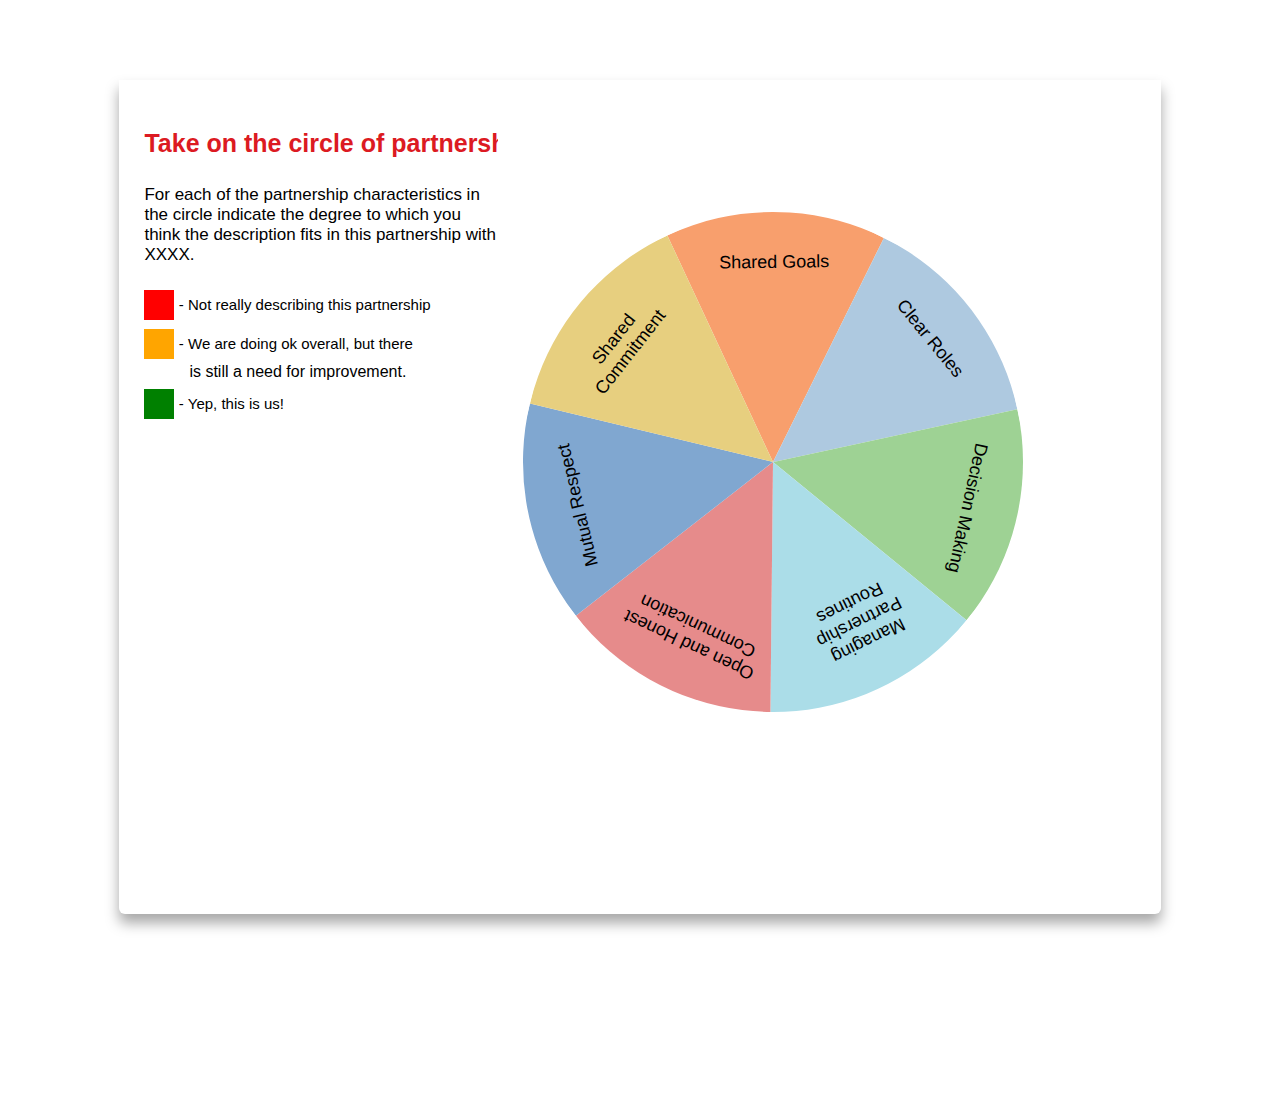
<file: index.html>
<!DOCTYPE html>
<html lang="en">
<head>
    <meta charset="UTF-8">
    <title>StarsLink</title>
    <script>
        var index = 1;
        function nextSlice() {
            const prevIndex = index === 1 ? 7 : index - 1;
            rotatePie('slice-'+ index, 'slice-'+ prevIndex);
            index = index === 7 ? 1 : index + 1;
        }
        function rotatePie(slice, prevSlice) {
            var currentSliceElement = document.querySelector('.'+ slice);
            var prevSliceElement = document.querySelector('.'+ prevSlice);
            prevSliceElement.className = prevSlice;
            currentSliceElement.className = slice + ' pop';
            var pie = document.querySelector('.pie');
            switch (slice) {
                case 'slice-1':
                    pie.style.animation = 'toSlice1 1s linear';
                    break;
                case 'slice-2':
                    pie.style.animation = 'toSlice2 1s linear';
                    setTimeout(function(){
                        pie.style.transform = 'rotate(-82deg)';
                    },1000);
                    break;
                case 'slice-3':
                    pie.style.animation = 'toSlice3 1s linear';
                    setTimeout(function(){
                        pie.style.transform = 'rotate(-128deg)';
                    },1000);
                    break;
                case 'slice-4':
                    pie.style.animation = 'toSlice4 1s linear';
                    setTimeout(function(){
                        pie.style.transform = 'rotate(-176deg)';
                    },1000);
                    break;
                case 'slice-5':
                    pie.style.animation = 'toSlice5 1s linear';
                    setTimeout(function(){
                        pie.style.transform = 'rotate(-234deg)';
                    },1000);
                    break;
                case 'slice-6':
                    pie.style.animation = 'toSlice6 1s linear';
                    setTimeout(function(){
                        pie.style.transform = 'rotate(-282deg)';
                    },1000);
                    break;
                case 'slice-7':
                    pie.style.animation = 'toSlice7 1s linear';
                    setTimeout(function(){
                        pie.style.transform = 'rotate(-333deg)';
                    },1000);
                    break;
            }
        }
    </script>
    <style>
        body {
            background-color: white;
            font-family: Calibri, 'Trebuchet MS', sans-serif ;
            background-image: url("https://test.starlinks.co/assets/img/STARLINKS_MYFEEDBACK_UI.png");
            background-size: cover;


        }
        .main-container{
            min-width: 1000px;
            max-width: 1200px;
            width: 80%;
            height: 90vh;
            margin: 80px auto;
            display: block;
            background: #fff;
            border-bottom-left-radius: 6px;
            border-bottom-right-radius: 6px;
            padding: 12px 15px;
            box-shadow: 0 9px 14px 0px rgba(0, 0, 0, 0.35);


        }

        .left, .right {
            display: inline-block;
            vertical-align: top;
            padding: 20px 10px;

        }
        .left{
            width: 35%;
        }
        .right{
            width: 58%;
        }
        .title{
            font-family: Calibri, 'Trebuchet MS', sans-serif;
            font-size: 25px;
            font-weight: 700;
            color: #dc1a22;
            /* color: #000; */
            overflow: hidden;
            white-space: nowrap;
        }
        .desc{
            padding: 10px 0 20px;
            font-size: 17px;
        }
        .color{
            height: 30px;
            width: 30px;
            display: inline-block;
        }
        .color-item {
            margin: 5px 0px;
        }
        .clr-desc{
            line-height: 30px;
            display: inline-block;
            vertical-align: top;
            font-size: 15px;
        }
        span.crl-desc.clr-desc2 {
            display: block;
            margin-left: 45px;
            margin-bottom: 8px;
        }
        .red{
            background-color: red;
        }
        .orange{
            background-color: orange;
        }
        .green{
            background-color: green;
        }

        .pie {
            top: 100px;
            width: 500px;
            height: 500px;
            position: relative;
            border-radius: 500px;
            transform: rotate(-25deg);
            background: #fff;
        }

        .slice-1 {
            position: absolute;
            top: 0px;
            left: 0px;
            width: 500px;
            height: 500px;
            border-radius: 500px;
            clip: rect(0px, 500px, 500px, 250px);
        }

        .slice-1 .inner {
            background-color: #f89f6d;
            position: absolute;
            top: 0px;
            left: 0px;
            width: 500px;
            height: 500px;
            border-radius: 500px;
            clip: rect(0px, 250px, 500px, 0px);
            transform: rotate(51.3339deg);
        }

        .slice-2 {
            position: absolute;
            top: 0px;
            left: 0px;
            width: 500px;
            height: 500px;
            border-radius: 500px;
            clip: rect(0px, 500px, 500px, 250px);
            transform: rotate(51.3339deg);
        }

        .slice-2 .inner {
            background-color: #aec9e0;
            position: absolute;
            top: 0px;
            left: 0px;
            width: 500px;
            height: 500px;
            border-radius: 500px;
            clip: rect(0px, 250px, 500px, 0px);
            transform: rotate(51.463deg);
        }

        .slice-3 {
            position: absolute;
            top: 0px;
            left: 0px;
            width: 500px;
            height: 500px;
            border-radius: 500px;
            clip: rect(0px, 500px, 500px, 250px);
            transform: rotate(102.797deg);
        }

        .slice-3 .inner {
            background-color: #9ed294;
            position: absolute;
            top: 0px;
            left: 0px;
            width: 500px;
            height: 500px;
            border-radius: 500px;
            clip: rect(0px, 250px, 500px, 0px);
            transform: rotate(51.4752deg);
        }

        .slice-4 {
            position: absolute;
            top: 0px;
            left: 0px;
            width: 500px;
            height: 500px;
            border-radius: 500px;
            clip: rect(0px, 500px, 500px, 250px);
            transform: rotate(154.272deg);
        }

        .slice-4 .inner {
            background-color: #abdde8;
            position: absolute;
            top: 0px;
            left: 0px;
            width: 500px;
            height: 500px;
            border-radius: 500px;
            clip: rect(0px, 250px, 500px, 0px);
            transform: rotate(51.32deg);
        }

        .slice-5 {
            position: absolute;
            top: 0px;
            left: 0px;
            width: 500px;
            height: 500px;
            border-radius: 500px;
            clip: rect(0px, 500px, 500px, 250px);
            transform: rotate(205.592deg);
        }

        .slice-5 .inner {
            background-color: #e68b8b;
            position: absolute;
            top: 0px;
            left: 0px;
            width: 500px;
            height: 500px;
            border-radius: 500px;
            clip: rect(0px, 250px, 500px, 0px);
            transform: rotate(51.456deg);
        }

        .slice-6 {
            position: absolute;
            top: 0px;
            left: 0px;
            width: 500px;
            height: 500px;
            border-radius: 500px;
            clip: rect(0px, 500px, 500px, 250px);
            transform: rotate(257.048deg);
        }

        .slice-6 .inner {
            background-color: #80a7d0;
            position: absolute;
            top: 0px;
            left: 0px;
            width: 500px;
            height: 500px;
            border-radius: 500px;
            clip: rect(0px, 250px, 500px, 0px);
            transform: rotate(51.476deg);
        }

        .slice-7 {
            position: absolute;
            top: 0px;
            left: 0px;
            width: 500px;
            height: 500px;
            border-radius: 500px;
            clip: rect(0px, 500px, 500px, 250px);
            transform: rotate(308.524deg);
        }

        .slice-7 .inner {
            background-color: #e7cf7f;
            position: absolute;
            top: 0px;
            left: 0px;
            width: 500px;
            height: 500px;
            border-radius: 500px;
            clip: rect(0px, 250px, 500px, 0px);
            transform: rotate(51.476deg);
        }

        .pop {
            /*top: -30px;*/
            /*left: 15px;*/
            /*animation: popUp 1s linear;*/
        }

        .inner .text {
            font-size: 18px;
            position: absolute;
            top: 60px;
            left: 85px;
            text-align: center;
            width: 155px;
            transform: rotate(333deg);
        }

        @keyframes popUp {
            0% {
                top: 0px;
                left: 0px;
            }
            100% {
                top: -30px;
                left: 15px;
            }
        }

        @keyframes toSlice1 {
            to {
                transform: rotate(-25deg);
            }
        }

        @keyframes toSlice2 {
            to {
                transform: rotate(-82deg);
            }
        }

        @keyframes toSlice3 {
            to {
                transform: rotate(-128deg);
            }
        }
        @keyframes toSlice4 {
            to {
                transform: rotate(-176deg);
            }
        }

        @keyframes toSlice5 {
            to {
                transform: rotate(-234deg);
            }
        }

        @keyframes toSlice6 {
            to {
                transform: rotate(-282deg);
            }
        }

        @keyframes toSlice7 {
            to {
                transform: rotate(-333deg);
            }
        }
    </style>
</head>
<body>
<div class="main-container">
    <div class="left">
        <h1 class="title">Take on the circle of partnership!</h1>
        <div class="content">
            <div class="desc">
                For each of the partnership characteristics in the circle indicate the degree to which you think the description fits in this partnership with XXXX.
            </div>
            <div class="colors-items">
                <div class="color-item">
                    <span class="color red">
                    </span>
                    <span class="clr-desc">
                       -  Not really describing this partnership
                    </span>
                </div>
                <div class="color-item">
                    <span class="color orange">
                    </span>
                    <span class="clr-desc">
                        - We are doing ok overall, but there
                    </span>
                    <span class="crl-desc clr-desc2">
                       is still a need for improvement.
                    </span>
                </div>
                <div class="color-item">
                    <span class="color green">
                    </span>
                    <span class="clr-desc">
                        - Yep, this is us!
                    </span>
                </div>
            </div>
        </div>
    </div>
    <div class="right">
        <div class="pie" onclick="nextSlice()">
            <div class="slice-1 pop">
                <div class="inner">
                    <span class="text">
                        Shared Goals
                    </span>
                </div>
            </div>
            <div class="slice-2">
                <div class="inner">
                    <span class="text">
                        Clear Roles
                    </span>
                </div>
            </div>
            <div class="slice-3">
                <div class="inner">
                    <span class="text">
                        Decision Making
                    </span>
                </div>
            </div>
            <div class="slice-4">
                <div class="inner">
                    <span class="text">
                         Managing Partnership Routines
                    </span>
                </div>
            </div>
            <div class="slice-5">
                <div class="inner">
                    <span class="text">
                         Open and Honest Communication
                    </span>
                </div>
            </div>
            <div class="slice-6">
                <div class="inner">
                    <span class="text">
                         Mutual Respect
                    </span>
                </div>
            </div>
            <div class="slice-7">
                <div class="inner">
                    <span class="text">
                        Shared Commitment
                    </span>
                </div>
            </div>
        </div>
    </div>
</div>

</body>
</html>
</file>
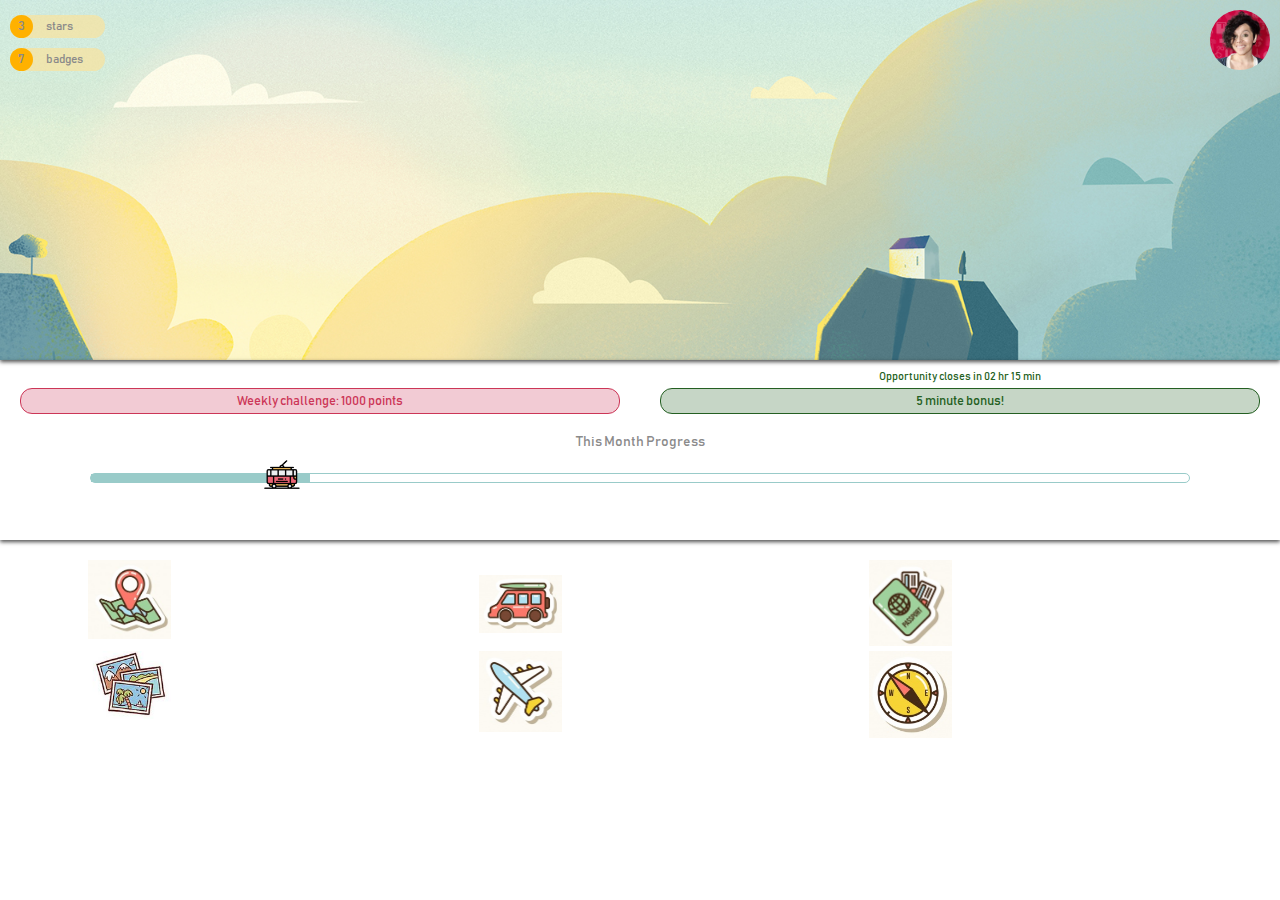
<file: mobile-main-screen/index.html>
<!DOCTYPE html>
<html lang="en">
<head>
    <meta charset="UTF-8">
    <title>Title</title>
    <meta name="viewport" content="width=device-width, initial-scale=1.0">
    <link rel=StyleSheet href="style.css" type="text/css" media=screen>
</head>
<body>
        <div class="header">
            <div class="profile-info">
                <div class="stars info">
                    <div class="count">3</div>
                    <div class="label">stars</div>
                </div>
                <div class="badges info">
                    <div class="count">7</div>
                    <div class="label">badges</div>
                </div>
            </div>
            <div class="profile-icon">
                <img src="../mobile-assets/47.jpg">
            </div>
        </div>
        <div class="main-container">
                <div class="cover"></div>
                <div class="progress">
                    <div class="prog-btns">
                        <div class="prog-btn-wrp">
                            <div class="prob-lbl"></div>
                            <button class="prog-btn wkly-chlg">Weekly challenge: 1000 points</button>
                        </div>
                        <div class="prog-btn-wrp">
                            <div class="prob-lbl">Opportunity closes in 02 hr 15 min</div>
                            <button class="prog-btn bonus">5 minute bonus!</button>
                        </div>
                    </div>
                    <div class="month-progress">
                        <div class="progress-label">This Month Progress</div>
                        <div class="progress-bar">
                            <div class="fill">

                            </div>
                            <div class="icon">
                                <img src="../mobile-assets/ICONS_08.png">
                            </div>
                        </div>
                    </div>
                </div>
                <div class="features">
                    <div class="feature"><img src="../mobile-assets/1.jpg"></div>
                    <div class="feature car"><img src="../mobile-assets/2.png"></div>
                    <div class="feature"><img src="../mobile-assets/3.png"></div>
                    <div class="feature"><img src="../mobile-assets/4.png"></div>
                    <div class="feature"><img src="../mobile-assets/5.png"></div>
                    <div class="feature"><img src="../mobile-assets/6.png"></div>

                </div>
        </div>
</body>
</html>
</file>
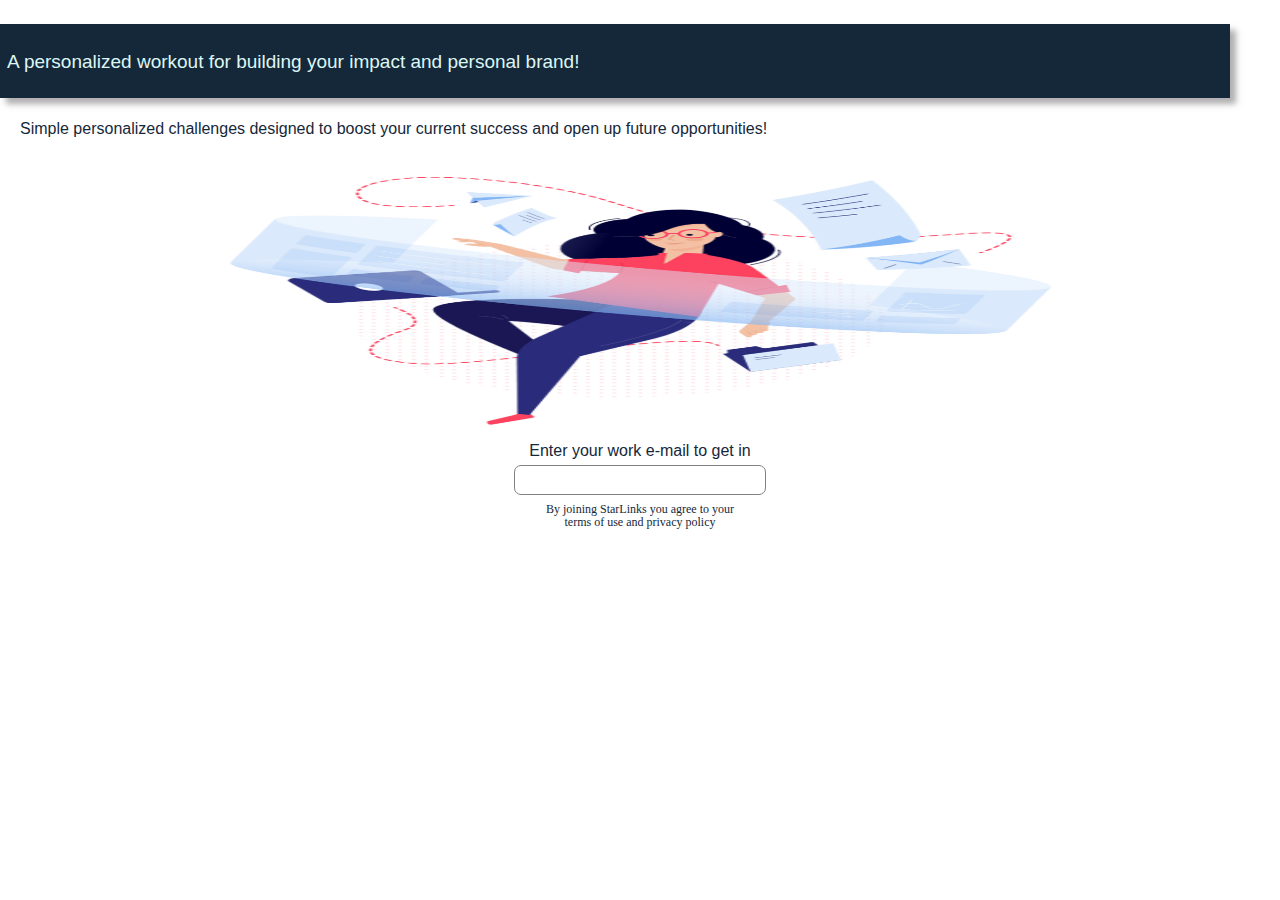
<file: login.html>
<!DOCTYPE html>
<html lang="en">
<head>
    <meta name="viewport" content="width=device-width, initial-scale=1">
    <meta charset="UTF-8">
    <title>Title</title>
    <link rel="stylesheet" href="./css/swiper.min.css">
    <link rel="stylesheet" href="./css/home-page-style.css">
    <style>
        html {
            height: 100%;
        }

        body {
            height: 100%;
            margin: 0;
            font-family: 'Source Sans Pro', sans-serif;;
            font-size: 16px;
            font-weight: 400;
            line-height: 21px;
            color: #15283A;
        }

        .login-container {
            display: flex;
            flex-direction: column;
        }

        .post-login-container {
            display: none;
            flex-direction: column;
            margin: 15px auto 0 auto;
        }
        .home-page-container{
            display: none;
        }
        .ribbon {
            color: #DDF6F5;
            background-color: #15283A;
            height: 62px;
            text-align: center;
            padding: 5px 6px;
            display: flex;
            align-items: center;
            font-size: 19px;
            box-shadow: 6px 6px 6px 0px rgba(133,131,133,0.65);
            margin: 24px 50px 0 0;
            border: 1px solid #15283A;
        }

        .title {
            margin: 20px;
        }

        .login-img {
            max-height: 281px;
        }

        .input-top {
            text-align: center;
        }

        input[type="email"], input[type="password"] {
            width: 230px;
            border: 1px solid gray;
            margin: 4px auto;
            height: 28px;
            border-radius: 7px;
            padding: 0 10px;
            outline: none;
        }
        .email.error, .password.error {
            border-color: darkred;
        }

        .password.error{
            animation: shake 0.82s cubic-bezier(.36,.07,.19,.97) both;
        }
        .password-container, .email-container, .message-container{
            display: flex;
            flex-direction: column;
        }
        .password-container {
            display: none;
        }
        .input-bottom {
            text-align: center;
            font-size: 12px;
            font-family: Calibri;
            width: 200px;
            margin: 4px auto;
            line-height: 13px;
        }

        .hello-name, .message {
            text-align: center;
        }

        .message {
            margin: 80px 0px;
        }

        .swiper-container {
            width: 100%;
            height: 100%;
        }
        .swiper-slide {
            text-align: center;
            font-size: 18px;
            background: #fff;
            /* Center slide text vertically */
            display: -webkit-box;
            display: -ms-flexbox;
            display: -webkit-flex;
            display: flex;
            -webkit-box-pack: center;
            -ms-flex-pack: center;
            -webkit-justify-content: center;
            justify-content: center;
            -webkit-box-align: center;
            -ms-flex-align: center;
            -webkit-align-items: center;
            align-items: center;
        }
        .begin-journey {
            background-color: #06306a;
            color: #fff;
            height: 50px;
            width: 86%;
            margin: 0 auto;
            line-height: 50px;
            text-align: center;
            border-radius: 10px;
        }

        @keyframes shake {
            10%, 90% {
                transform: translate3d(-1px, 0, 0);
            }

            20%, 80% {
                transform: translate3d(2px, 0, 0);
            }

            30%, 50%, 70% {
                transform: translate3d(-4px, 0, 0);
            }

            40%, 60% {
                transform: translate3d(4px, 0, 0);
            }
        }
    </style>
    <script>
        function validateEmail() {
            var emailElem = document.querySelector('#email');
            var email = emailElem.value;
            var re = /^(([^<>()\[\]\\.,;:\s@"]+(\.[^<>()\[\]\\.,;:\s@"]+)*)|(".+"))@((\[[0-9]{1,3}\.[0-9]{1,3}\.[0-9]{1,3}\.[0-9]{1,3}\])|(([a-zA-Z\-0-9]+\.)+[a-zA-Z]{2,}))$/;
            var isValid = re.test(String(email).toLowerCase());
            if(!isValid) {
                emailElem.classList.add('error');
            } else {
                emailElem.classList.remove('error');
            }
            return isValid;
        }
        function checkEmail() {
            var isValidEmail = validateEmail();
            if(isValidEmail) {
                var emailElem = document.querySelectorAll('.email-container')[0];
                var passwordElem = document.querySelectorAll('.password-container')[0];
                emailElem.style.display ='none';
                passwordElem.style.display ='flex';
            }
        }
        function login() {
            var isValidEmail = validateEmail();
            if(isValidEmail) {
                var email = document.querySelector('#email').value;
                var passwordElem = document.querySelector('#password');
                var password = passwordElem.value;
                if(password === '123456') {
                    console.log({ email, password });
                    passwordElem.classList.remove('error');
                    postLogin();
                } else {
                    passwordElem.classList.add('error');
                }
            }
        }
        function postLogin() {
            var loginElem = document.querySelectorAll('.login-container')[0];
            loginElem.style.display = 'none';

            var postLoginElem = document.querySelectorAll('.post-login-container')[0];
            postLoginElem.style.display = 'flex';

        }

        function clearErrors() {
            document.querySelector('#password').classList.remove('error');
        }
        function go2MainPage() {
            var postLoginElem = document.querySelectorAll('.post-login-container')[0];
            postLoginElem.style.display = 'none';

            var homePage = document.querySelectorAll('.home-page-container')[0];
            homePage.style.transition = "all 2s";
            homePage.style.display = 'block';
        }
        
        function chooseIcon() {
            document.onclick = function(e) {
                var image = e.target.getAttribute("src");
                var homePage  = document.querySelectorAll('.icon img')[0];
                homePage.setAttribute("src", image)
            }
            var mask = document.querySelectorAll('.mask')[0];
            mask.style.transition = "all 1s";
            mask.style.display = 'none';
        }
    </script>
</head>
<body>
<div class="login-container">
    <div class="ribbon">
        A personalized workout for building your impact and personal brand!
    </div>
    <div class="title">
        Simple personalized challenges designed to boost your current success and open up future opportunities!
    </div>
    <img src="mobile-assets/pietrasiak_data_center2.png" class="login-img"/>
    <div class="email-container">
        <label class="input-top">Enter your work e-mail to get in</label>
        <input id="email" type="email" class="email" onkeypress="validateEmail()" onchange="checkEmail()"/>
        <label class="input-bottom">By joining StarLinks you agree to your terms of use and privacy policy</label>
    </div>

    <div class="password-container">
        <label class="input-top">Set Your Password</label>
        <input id="password" type="password" class="password" onchange="login()" onkeypress="clearErrors()"/>
        <label class="input-bottom">
            With StarLinks your data is yours alone!
            No one outside of StarLinks will have access to your journey but you.</label>
    </div>

</div>

<div class="post-login-container">
    <img src="mobile-assets/frame_2.1_2x.png" class="login-img"/>

    <div class="message-container">
        <label class="hello-name">Hi Dana!</label>
        <div class="swiper-container">
            <div class="swiper-wrapper">
                <div class="swiper-slide message">
                    Welcome to your personalized journey for growing your impact, brand and career opportunities.
                </div>
                <div class="swiper-slide message">
                    In this journey you will get the opportunity to leverage organizational data for building the business of you!
                </div>
                <div class="swiper-slide message">
                    Each week you will recieve one small developmental challenge to keep your growth and career on a routine workout.
                </div>
                <div class="swiper-slide message">
                    Complete the challenge and earn points which you can turn into numerous perks!
                </div>
            </div>
            <!-- Add Pagination -->
            <div class="swiper-pagination"></div>
            <div class="begin-journey" onclick="go2MainPage();"> Let the Journey Begin!</div>
        </div>
    </div>

</div>

<div class="home-page-container">
    <div class="header">
        <div class="profile-info">
            <div class="stars info">
                <div class="count">3</div>
                <div class="label">stars</div>
            </div>
            <div class="badges info">
                <div class="count">7</div>
                <div class="label">badges</div>
            </div>
        </div>
        <div class="profile-icon">
            <img src="mobile-assets/47.jpg">
        </div>
    </div>
    <div class="main-container">
        <div class="cover"></div>
        <div class="home-page-content-wrap">
            <div class="home-page-content">
                <div class="progress">
                    <div class="prog-btns">
                        <div class="prog-btn-wrp">
                            <div class="prob-lbl"></div>
                            <button class="prog-btn wkly-chlg">Weekly challenge: 1000 points</button>
                        </div>
                        <div class="prog-btn-wrp">
                            <div class="prob-lbl">Opportunity closes in 02 hr 15 min</div>
                            <button class="prog-btn bonus">5 minute bonus!</button>
                        </div>
                    </div>
                    <div class="month-progress">
                        <div class="progress-label">This Month Progress</div>
                        <div class="progress-bar">
                            <div class="fill">

                            </div>
                            <div class="icon">
                                <img src="mobile-assets/ICONS_08.png">
                            </div>
                        </div>
                    </div>
                </div>
                <div class="features">
                    <div class="feature"><img src="mobile-assets/1.jpg"></div>
                    <div class="feature car"><img src=" mobile-assets/2.png"></div>
                    <div class="feature"><img src="mobile-assets/3.png"></div>
                    <div class="feature"><img src="mobile-assets/4.png"></div>
                    <div class="feature"><img src="mobile-assets/5.png"></div>
                    <div class="feature"><img src="mobile-assets/6.png"></div>

                </div>
            </div>
            <div class="mask">
                    <div class="message-main">
                        <span class="txt-msg">
                            Choose your transport for this month!
                        </span>
                        <div class="msg-icons">
                            <img class="msg-icon"  onclick="chooseIcon();" src="mobile-assets/ICONS_03.png">
                            <img class="msg-icon"  onclick="chooseIcon();" src="mobile-assets/ICONS_09.png">
                            <img class="msg-icon"  onclick="chooseIcon();" src="mobile-assets/ICONS_08.png">
                            <img class="msg-icon"  onclick="chooseIcon();"  src="mobile-assets/ICONS_02.png">
                        </div>
                    </div>
                </div>


        </div>

    </div>
</div>

<script src="./js/swiper.min.js"></script>
<script>
    var swiper = new Swiper('.swiper-container', {
        pagination: {
            el: '.swiper-pagination',
        },
    });
</script>
</body>
</html>
</file>
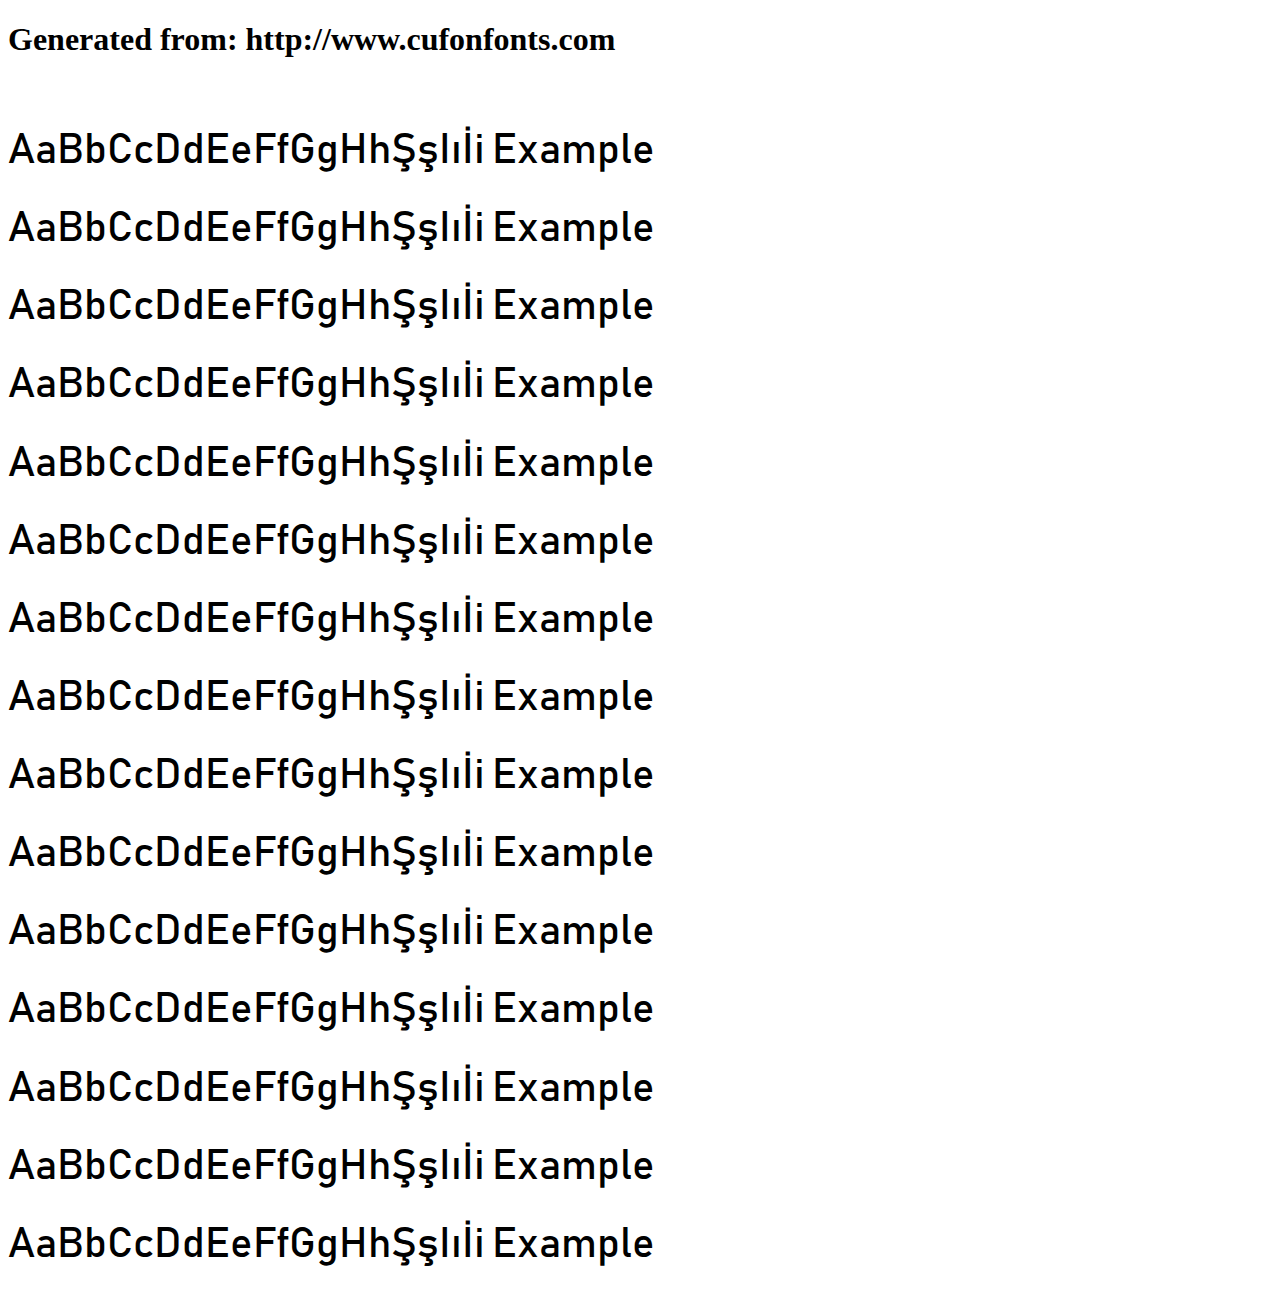
<file: fonts/bahnschrift/example.html>
<!DOCTYPE html>
<html xmlns="http://www.w3.org/1999/xhtml">
<head>
    <meta http-equiv="Content-Type" content="text/html; charset=utf-8"/>
    <link rel="stylesheet" type="text/css"
          href="style.css"/>
</head>

<body>

<h1>Generated from: http://www.cufonfonts.com</h1><br/>
<h1 style="font-family:'Bahnschrift Regular';font-weight:normal;font-size:42px">AaBbCcDdEeFfGgHhŞşIıİi Example</h1>
<h1 style="font-family:'Bahnschrift Regular';font-weight:normal;font-size:42px">AaBbCcDdEeFfGgHhŞşIıİi Example</h1>
<h1 style="font-family:'Bahnschrift Regular';font-weight:normal;font-size:42px">AaBbCcDdEeFfGgHhŞşIıİi Example</h1>
<h1 style="font-family:'Bahnschrift Regular';font-weight:normal;font-size:42px">AaBbCcDdEeFfGgHhŞşIıİi Example</h1>
<h1 style="font-family:'Bahnschrift Regular';font-weight:normal;font-size:42px">AaBbCcDdEeFfGgHhŞşIıİi Example</h1>
<h1 style="font-family:'Bahnschrift Regular';font-weight:normal;font-size:42px">AaBbCcDdEeFfGgHhŞşIıİi Example</h1>
<h1 style="font-family:'Bahnschrift Regular';font-weight:normal;font-size:42px">AaBbCcDdEeFfGgHhŞşIıİi Example</h1>
<h1 style="font-family:'Bahnschrift Regular';font-weight:normal;font-size:42px">AaBbCcDdEeFfGgHhŞşIıİi Example</h1>
<h1 style="font-family:'Bahnschrift Regular';font-weight:normal;font-size:42px">AaBbCcDdEeFfGgHhŞşIıİi Example</h1>
<h1 style="font-family:'Bahnschrift Regular';font-weight:normal;font-size:42px">AaBbCcDdEeFfGgHhŞşIıİi Example</h1>
<h1 style="font-family:'Bahnschrift Regular';font-weight:normal;font-size:42px">AaBbCcDdEeFfGgHhŞşIıİi Example</h1>
<h1 style="font-family:'Bahnschrift Regular';font-weight:normal;font-size:42px">AaBbCcDdEeFfGgHhŞşIıİi Example</h1>
<h1 style="font-family:'Bahnschrift Regular';font-weight:normal;font-size:42px">AaBbCcDdEeFfGgHhŞşIıİi Example</h1>
<h1 style="font-family:'Bahnschrift Regular';font-weight:normal;font-size:42px">AaBbCcDdEeFfGgHhŞşIıİi Example</h1>
<h1 style="font-family:'Bahnschrift Regular';font-weight:normal;font-size:42px">AaBbCcDdEeFfGgHhŞşIıİi Example</h1>


</body>
</html>
</file>
<file: mobile-main-screen/style.css>
/* Fonts */
@font-face {
    font-family: 'Bahnschrift Regular';
    font-style: normal;
    font-weight: normal;
    src: local('Bahnschrift Regular'), url('../fonts/bahnschrift/BAHNSCHRIFT 1.woff') format('woff');
}



/* General */
*{
    box-sizing: border-box;
    font-family: 'Bahnschrift Regular';
    color: #8a8a8a;
}
body{
    margin: 0;
    padding: 0;
}

/* Header */

.header{
    width: 100%;
    position: absolute;
    display: flex;
    padding: 10px;
    justify-content: space-between;
    box-sizing: border-box;
    height: 85px;


}

.profile-info{
    display: flex;
    flex-direction: column;
    justify-content: center;

}
.profile-icon img{
    border-radius: 30px;
    height: 60px;
}
.info {
    position: relative;
    margin: 5px 0;
    width: 95px;
    font-size: 13px;
    color: #00000099;
    background-color: rgba(250, 226, 157, 0.7);
    border-radius: 13px;
    height: 30px;
    /* text-align: left; */
    padding: 0 7px;
    line-height: 23px;
    box-sizing: border-box;

}
.count {
    height: 23px;
    width: 23px;
    border-radius: 21px;
    line-height: 23px;
    background: #ffb100;
    position: absolute;
    left: 0;
    text-align: center;
}
.label{
    margin-left: 29px;
    font-size: 12px;
}

.cover {
    min-height: 300px;
    height: 40vh;
    background-image: url(../mobile-assets/landscape.jpg);
    background-size: cover;

    box-shadow: 0 2px 4px 0px rgba(0, 0, 0, 0.69);
}
.progress{
    height: 20vh;
    width: 100%;
    box-shadow: 0 2px 4px 0px rgba(0, 0, 0, 0.69);

}
.prog-btns{
    display: flex;
    justify-content: space-evenly;
}
.prog-btn-wrp {
    width: 50%;
    margin: 0 20px;
    padding-top: 10px;
    text-align: center;
}
.prog-btn{
    width: 100%;
    border-radius: 12px;
    height: 26px;
    margin: 5px 0;
}
.prob-lbl{
    color: #245F22;
    font-size: 11px;
    height: 13px;
}

.wkly-chlg {
    color: #CC3657;
    background-color: rgba(204,54,87, 0.26);
    border: 1px solid #CC3657;
}
.bonus{
    color: #245F22;
    background-color: rgba(36,95,34, 0.26);
    border: 1px solid #245F22;
}
.progress-label{
    text-align: center;
    width: 100%;
    margin: 15px 0 22px;
    font-size: 14px;
}
.progress-bar{

    border-radius: 5px;
    width: 86%;
    height: 10px;
    margin: 0 auto;
    border: 1px solid #99cbc9;
    position: relative;
}
.fill{
    width: 20%;
    background-color: #99cbc9;
    height: 8px;
}

.icon{
    position: absolute;
    left: 15%;
    top: -22px;
}

.icon img{
    height: 40px;
}

.features{
    padding: 20px;
    display: flex;
    justify-content: space-evenly;
    flex-wrap: wrap;
}
.feature{
    width: 26%;
}
.feature img{
    width: 83px;
}
.car{
    margin-top: 15px;
}
</file>
<file: css/home-page-style.css>
/* Fonts */
@font-face {
    font-family: 'Bahnschrift Regular';
    font-style: normal;
    font-weight: normal;
    src: local('Bahnschrift Regular'), url('../fonts/bahnschrift/BAHNSCHRIFT 1.woff') format('woff');
}



/* General */
.home-page-container{
    box-sizing: border-box;
    font-family: 'Bahnschrift Regular';
    color: #8a8a8a;
    width: 100vw;
    height: 100vh;
    margin: 0;
    padding: 0;
}
.home-page-container * {
    box-sizing: border-box;
    font-family: 'Bahnschrift Regular';
}
/* Header */

.header{
    width: 100%;
    position: absolute;
    display: flex;
    padding: 10px;
    justify-content: space-between;
    box-sizing: border-box;
    height: 85px;


}

.profile-info{
    display: flex;
    flex-direction: column;
    justify-content: center;

}
.profile-icon img{
    border-radius: 30px;
    height: 60px;
}
.info {
    position: relative;
    margin: 5px 0;
    width: 95px;
    font-size: 13px;
    color: #00000099;
    background-color: rgba(250, 226, 157, 0.7);
    border-radius: 13px;
    height: 30px;
    /* text-align: left; */
    padding: 0 7px;
    line-height: 23px;
    box-sizing: border-box;

}
.count {
    height: 23px;
    width: 23px;
    border-radius: 21px;
    line-height: 23px;
    background: #ffb100;
    position: absolute;
    left: 0;
    text-align: center;
}
.label{
    margin-left: 29px;
    font-size: 12px;
}

.cover {
    min-height: 300px;
    height: 40vh;
    background-image: url(../mobile-assets/landscape.jpg);
    background-size: cover;

    box-shadow: 0 2px 4px 0px rgba(0, 0, 0, 0.69);
}
.progress{
    height: 22vh;
    padding-top: 10px;
    width: 100%;
    box-shadow: 0 2px 4px 0px rgba(0, 0, 0, 0.69);
    position: relative;

}
.prog-btns{
    display: flex;
    justify-content: space-evenly;
}
.prog-btn-wrp {
    width: 50%;
    margin: 0 12px;
    padding-top: 10px;
    text-align: center;
}
.prog-btn{
    width: 100%;
    border-radius: 12px;
    height: 26px;
    margin: 5px 0;
}
.prob-lbl{
    color: #245F22;
    font-size: 11px;
    height: 20px;
    font-size: 12px;
}

.wkly-chlg {
    color: #CC3657;
    background-color: rgba(204,54,87, 0.26);
    border: 1px solid #CC3657;
    font-size: 12px;
}
.bonus{
    color: #245F22;
    background-color: rgba(36,95,34, 0.26);
    border: 1px solid #245F22;
    font-size: 14px;
}
.progress-label{
    text-align: center;
    width: 100%;
    margin: 15px 0 22px;
    font-size: 14px;
}
.progress-bar{

    border-radius: 5px;
    width: 86%;
    height: 10px;
    margin: 0 auto;
    border: 1px solid #99cbc9;
    position: relative;
}
.fill{
    width: 20%;
    background-color: #99cbc9;
    height: 8px;
}

.icon{
    position: absolute;
    left: 15%;
    top: -22px;
}

.icon img{
    height: 40px;
}

.features{
    display: flex;
    justify-content: space-evenly;
    flex-wrap: wrap;
    padding: 40px 20px;
    background: #fdfaf3;
}
.feature{
    width: 26%;
}
.feature img{
    width: 83px;
}
.car{
    margin-top: 15px;
}


.home-page-content-wrap{
    position: relative;
}

.home-page-content{
    position: absolute;
}
.mask{
    position: absolute;
    z-index: 21212222;
    height: 60vh;
    width: 100%;
    background-color: rgba(216,238,235, 0.65);
}

.message-main{
    display: flex;
    justify-content: space-evenly;
    flex-wrap: wrap;
    padding: 40px 8px;
    background: #fbf1c0;
    margin-top: 10vh;
    width: 94%;
    margin-left: auto;
    margin-right: auto;
}
.msg-icons {
    margin-top: 20px;
}

.msg-icon{
    width: 63px;
    height: auto;
    margin: 0 5px;
}

span.txt-msg {
    text-transform: uppercase;
    font-family: open;
}
</file>
<file: fonts/bahnschrift/style.css>
/* #### Generated By: http://www.cufonfonts.com #### */

@font-face {
font-family: 'Bahnschrift Regular';
font-style: normal;
font-weight: normal;
src: local('Bahnschrift Regular'), url('BAHNSCHRIFT 1.woff') format('woff');
}


@font-face {
font-family: 'Bahnschrift Regular';
font-style: normal;
font-weight: normal;
src: local('Bahnschrift Regular'), url('BAHNSCHRIFT 10.woff') format('woff');
}


@font-face {
font-family: 'Bahnschrift Regular';
font-style: normal;
font-weight: normal;
src: local('Bahnschrift Regular'), url('BAHNSCHRIFT 11.woff') format('woff');
}


@font-face {
font-family: 'Bahnschrift Regular';
font-style: normal;
font-weight: normal;
src: local('Bahnschrift Regular'), url('BAHNSCHRIFT 12.woff') format('woff');
}


@font-face {
font-family: 'Bahnschrift Regular';
font-style: normal;
font-weight: normal;
src: local('Bahnschrift Regular'), url('BAHNSCHRIFT 13.woff') format('woff');
}


@font-face {
font-family: 'Bahnschrift Regular';
font-style: normal;
font-weight: normal;
src: local('Bahnschrift Regular'), url('BAHNSCHRIFT 14.woff') format('woff');
}


@font-face {
font-family: 'Bahnschrift Regular';
font-style: normal;
font-weight: normal;
src: local('Bahnschrift Regular'), url('BAHNSCHRIFT 2.woff') format('woff');
}


@font-face {
font-family: 'Bahnschrift Regular';
font-style: normal;
font-weight: normal;
src: local('Bahnschrift Regular'), url('BAHNSCHRIFT 3.woff') format('woff');
}


@font-face {
font-family: 'Bahnschrift Regular';
font-style: normal;
font-weight: normal;
src: local('Bahnschrift Regular'), url('BAHNSCHRIFT 4.woff') format('woff');
}


@font-face {
font-family: 'Bahnschrift Regular';
font-style: normal;
font-weight: normal;
src: local('Bahnschrift Regular'), url('BAHNSCHRIFT 5.woff') format('woff');
}


@font-face {
font-family: 'Bahnschrift Regular';
font-style: normal;
font-weight: normal;
src: local('Bahnschrift Regular'), url('BAHNSCHRIFT 6.woff') format('woff');
}


@font-face {
font-family: 'Bahnschrift Regular';
font-style: normal;
font-weight: normal;
src: local('Bahnschrift Regular'), url('BAHNSCHRIFT 7.woff') format('woff');
}


@font-face {
font-family: 'Bahnschrift Regular';
font-style: normal;
font-weight: normal;
src: local('Bahnschrift Regular'), url('BAHNSCHRIFT 8.woff') format('woff');
}


@font-face {
font-family: 'Bahnschrift Regular';
font-style: normal;
font-weight: normal;
src: local('Bahnschrift Regular'), url('BAHNSCHRIFT 9.woff') format('woff');
}


@font-face {
font-family: 'Bahnschrift Regular';
font-style: normal;
font-weight: normal;
src: local('Bahnschrift Regular'), url('BAHNSCHRIFT.woff') format('woff');
}
</file>
